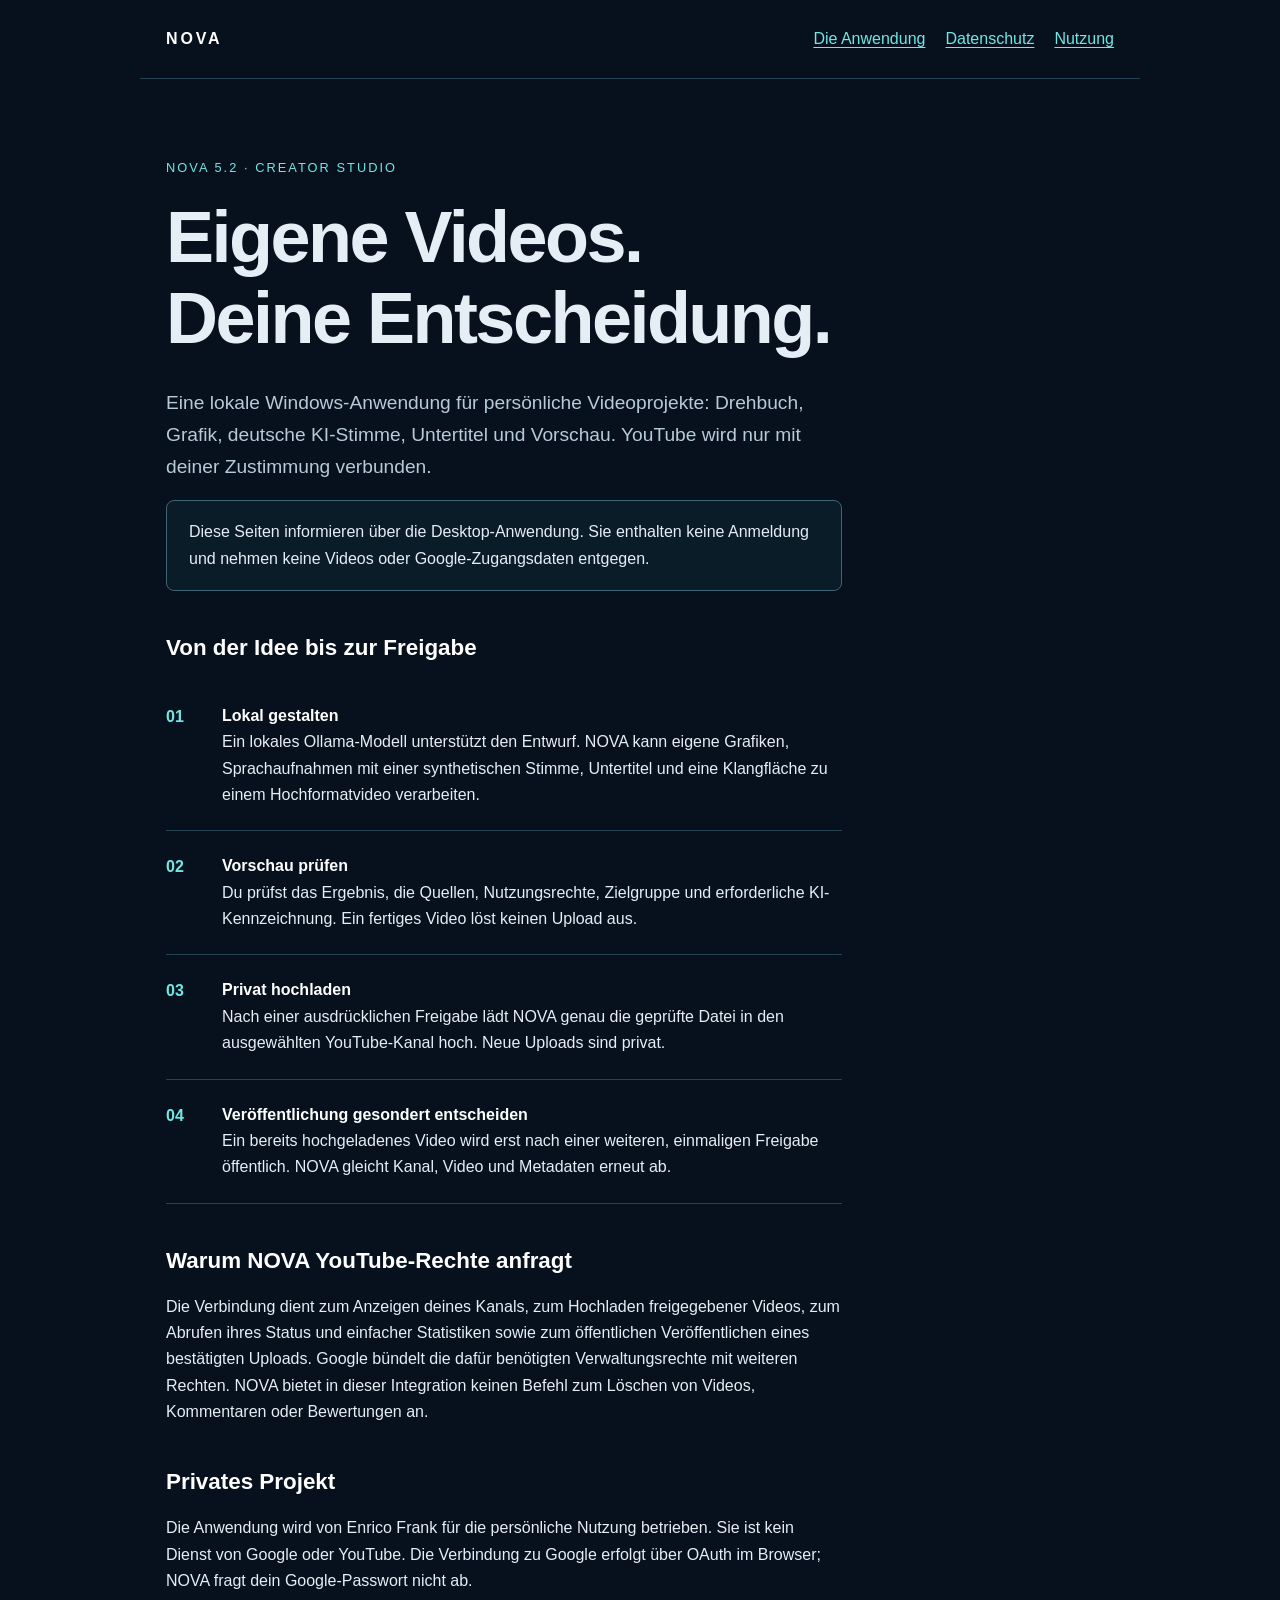
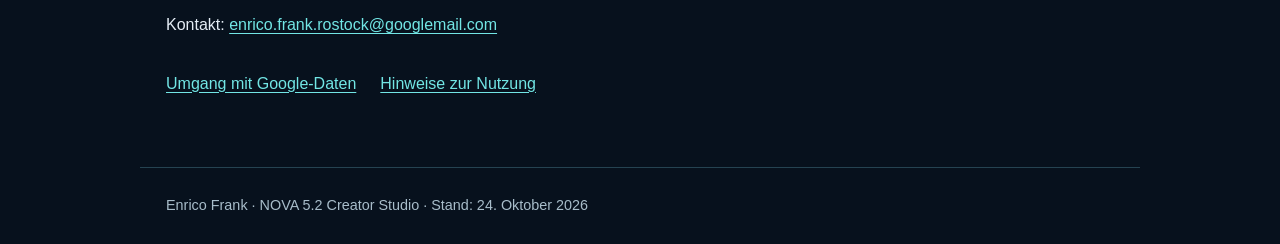
<file: index.html>
<!doctype html><html lang="de"><head><meta charset="utf-8"><meta name="viewport" content="width=device-width,initial-scale=1"><meta name="description" content="NOVA 5.2 Creator Studio: lokale Videoproduktion und einzeln freigegebene YouTube-Uploads und Veröffentlichungen."><title>NOVA 5.2 Creator Studio</title><link rel="stylesheet" href="style.css"><meta name="google-site-verification" content="nm77UiY1ROLnrh1ZBrKeau5gbs2dOHN59fKpWbTccts" /></head><body>
<header><a class="brand" href="index.html">NOVA</a><nav aria-label="Hauptnavigation"><a href="index.html" aria-current="page">Die Anwendung</a><a href="datenschutz.html">Datenschutz</a><a href="nutzung.html">Nutzung</a></nav></header>
<main><p class="eyebrow">NOVA 5.2 · Creator Studio</p><h1>Eigene Videos.<br>Deine Entscheidung.</h1><p class="intro">Eine lokale Windows-Anwendung für persönliche Videoprojekte: Drehbuch, Grafik, deutsche KI-Stimme, Untertitel und Vorschau. YouTube wird nur mit deiner Zustimmung verbunden.</p>
<p class="notice">Diese Seiten informieren über die Desktop-Anwendung. Sie enthalten keine Anmeldung und nehmen keine Videos oder Google-Zugangsdaten entgegen.</p>
<h2>Von der Idee bis zur Freigabe</h2><ol class="steps"><li><strong>Lokal gestalten</strong>Ein lokales Ollama-Modell unterstützt den Entwurf. NOVA kann eigene Grafiken, Sprachaufnahmen mit einer synthetischen Stimme, Untertitel und eine Klangfläche zu einem Hochformatvideo verarbeiten.</li><li><strong>Vorschau prüfen</strong>Du prüfst das Ergebnis, die Quellen, Nutzungsrechte, Zielgruppe und erforderliche KI-Kennzeichnung. Ein fertiges Video löst keinen Upload aus.</li><li><strong>Privat hochladen</strong>Nach einer ausdrücklichen Freigabe lädt NOVA genau die geprüfte Datei in den ausgewählten YouTube-Kanal hoch. Neue Uploads sind privat.</li><li><strong>Veröffentlichung gesondert entscheiden</strong>Ein bereits hochgeladenes Video wird erst nach einer weiteren, einmaligen Freigabe öffentlich. NOVA gleicht Kanal, Video und Metadaten erneut ab.</li></ol>
<h2>Warum NOVA YouTube-Rechte anfragt</h2><p>Die Verbindung dient zum Anzeigen deines Kanals, zum Hochladen freigegebener Videos, zum Abrufen ihres Status und einfacher Statistiken sowie zum öffentlichen Veröffentlichen eines bestätigten Uploads. Google bündelt die dafür benötigten Verwaltungsrechte mit weiteren Rechten. NOVA bietet in dieser Integration keinen Befehl zum Löschen von Videos, Kommentaren oder Bewertungen an.</p>
<h2>Privates Projekt</h2><p>Die Anwendung wird von Enrico Frank für die persönliche Nutzung betrieben. Sie ist kein Dienst von Google oder YouTube. Die Verbindung zu Google erfolgt über OAuth im Browser; NOVA fragt dein Google-Passwort nicht ab.</p><p>Kontakt: <a href="mailto:enrico.frank.rostock@googlemail.com">enrico.frank.rostock@googlemail.com</a></p><div class="links"><a href="datenschutz.html">Umgang mit Google-Daten</a><a href="nutzung.html">Hinweise zur Nutzung</a></div></main>
<footer>Enrico Frank · NOVA 5.2 Creator Studio · Stand: 24. Oktober 2026</footer></body></html>
</file>
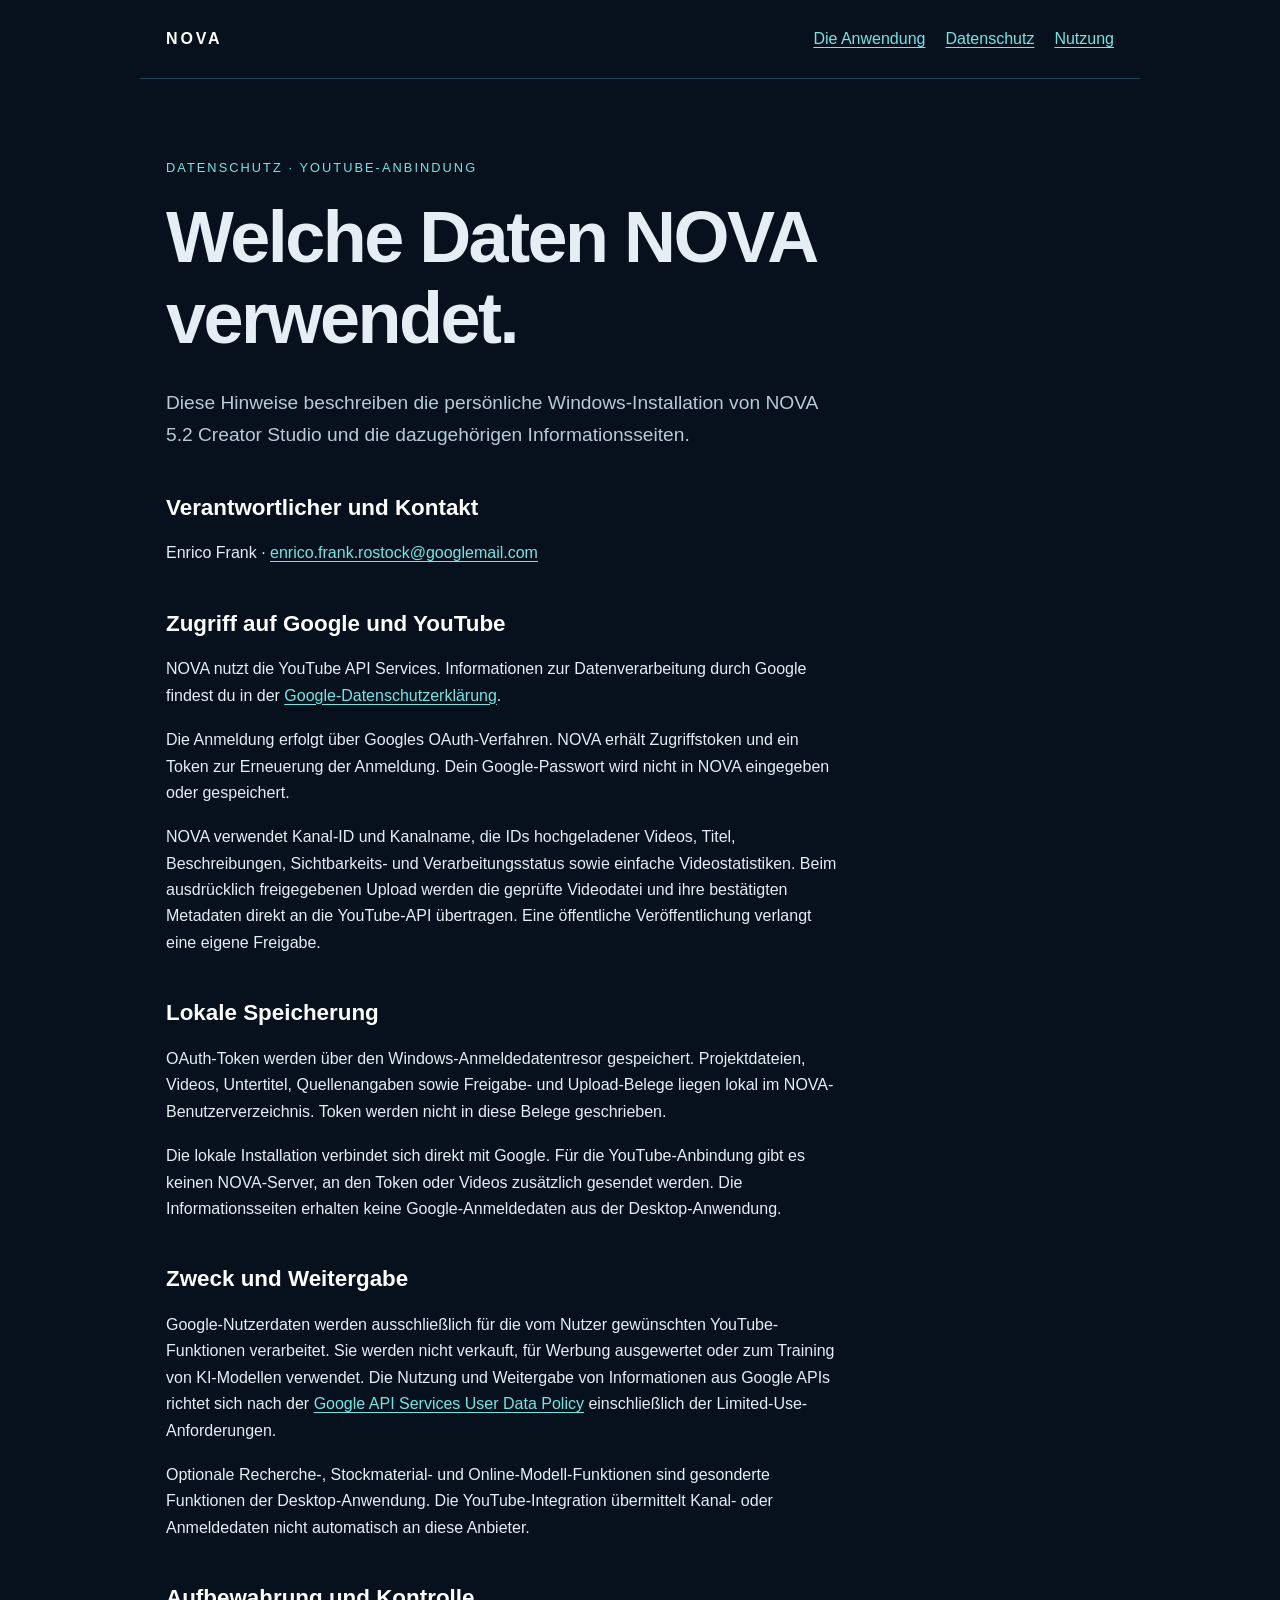
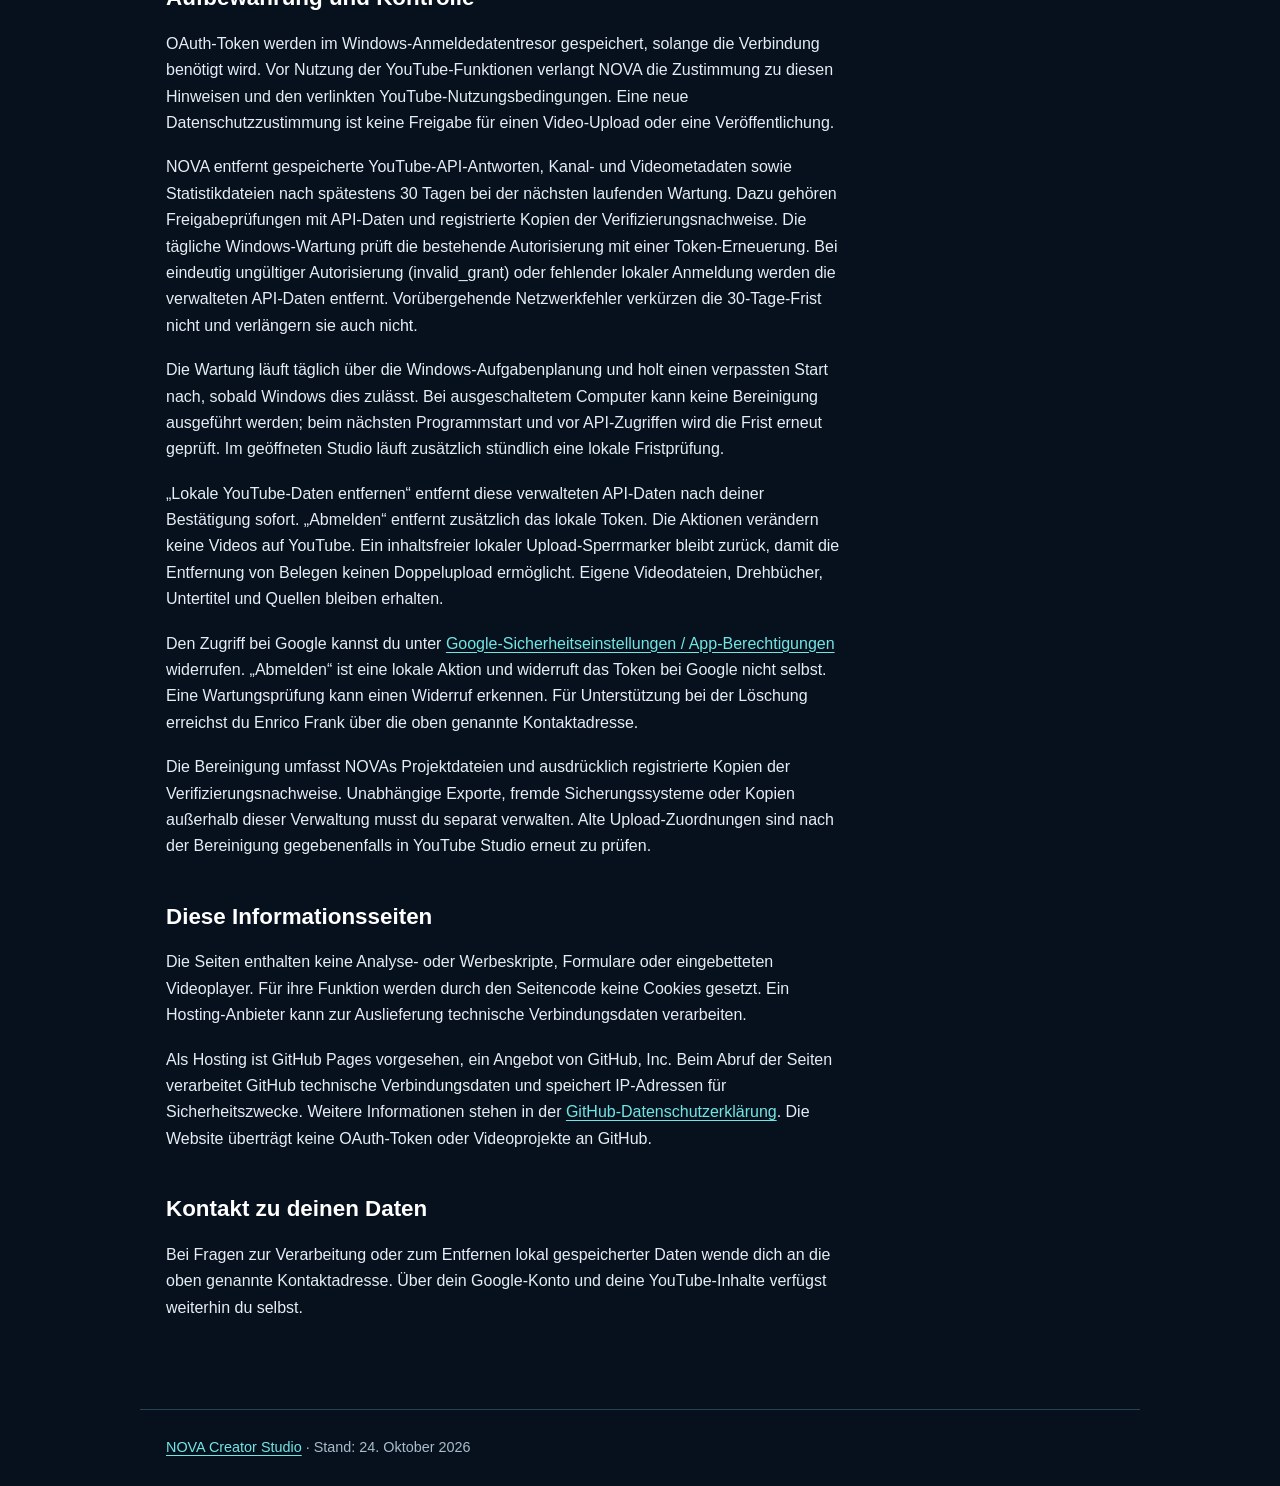
<file: datenschutz.html>
<!doctype html><html lang="de"><head><meta charset="utf-8"><meta name="viewport" content="width=device-width,initial-scale=1"><meta name="description" content="Wie NOVA 5.2 Creator Studio Google- und YouTube-Daten abruft, lokal speichert und nach Freigabe verwendet."><title>Datenschutzhinweise · NOVA Creator Studio</title><link rel="stylesheet" href="style.css"></head><body>
<header><a class="brand" href="index.html">NOVA</a><nav aria-label="Hauptnavigation"><a href="index.html">Die Anwendung</a><a href="datenschutz.html" aria-current="page">Datenschutz</a><a href="nutzung.html">Nutzung</a></nav></header>
<main><p class="eyebrow">Datenschutz · YouTube-Anbindung</p><h1>Welche Daten NOVA verwendet.</h1><p class="intro">Diese Hinweise beschreiben die persönliche Windows-Installation von NOVA 5.2 Creator Studio und die dazugehörigen Informationsseiten.</p>
<h2>Verantwortlicher und Kontakt</h2><p>Enrico Frank · <a href="mailto:enrico.frank.rostock@googlemail.com">enrico.frank.rostock@googlemail.com</a></p>
<h2>Zugriff auf Google und YouTube</h2><p>NOVA nutzt die YouTube API Services. Informationen zur Datenverarbeitung durch Google findest du in der <a href="https://policies.google.com/privacy">Google-Datenschutzerklärung</a>.</p><p>Die Anmeldung erfolgt über Googles OAuth-Verfahren. NOVA erhält Zugriffstoken und ein Token zur Erneuerung der Anmeldung. Dein Google-Passwort wird nicht in NOVA eingegeben oder gespeichert.</p><p>NOVA verwendet Kanal-ID und Kanalname, die IDs hochgeladener Videos, Titel, Beschreibungen, Sichtbarkeits- und Verarbeitungsstatus sowie einfache Videostatistiken. Beim ausdrücklich freigegebenen Upload werden die geprüfte Videodatei und ihre bestätigten Metadaten direkt an die YouTube-API übertragen. Eine öffentliche Veröffentlichung verlangt eine eigene Freigabe.</p>
<h2>Lokale Speicherung</h2><p>OAuth-Token werden über den Windows-Anmeldedatentresor gespeichert. Projektdateien, Videos, Untertitel, Quellenangaben sowie Freigabe- und Upload-Belege liegen lokal im NOVA-Benutzerverzeichnis. Token werden nicht in diese Belege geschrieben.</p><p>Die lokale Installation verbindet sich direkt mit Google. Für die YouTube-Anbindung gibt es keinen NOVA-Server, an den Token oder Videos zusätzlich gesendet werden. Die Informationsseiten erhalten keine Google-Anmeldedaten aus der Desktop-Anwendung.</p>
<h2>Zweck und Weitergabe</h2><p>Google-Nutzerdaten werden ausschließlich für die vom Nutzer gewünschten YouTube-Funktionen verarbeitet. Sie werden nicht verkauft, für Werbung ausgewertet oder zum Training von KI-Modellen verwendet. Die Nutzung und Weitergabe von Informationen aus Google APIs richtet sich nach der <a href="https://developers.google.com/terms/api-services-user-data-policy">Google API Services User Data Policy</a> einschließlich der Limited-Use-Anforderungen.</p><p>Optionale Recherche-, Stockmaterial- und Online-Modell-Funktionen sind gesonderte Funktionen der Desktop-Anwendung. Die YouTube-Integration übermittelt Kanal- oder Anmeldedaten nicht automatisch an diese Anbieter.</p>
<h2>Aufbewahrung und Kontrolle</h2><p>OAuth-Token werden im Windows-Anmeldedatentresor gespeichert, solange die Verbindung benötigt wird. Vor Nutzung der YouTube-Funktionen verlangt NOVA die Zustimmung zu diesen Hinweisen und den verlinkten YouTube-Nutzungsbedingungen. Eine neue Datenschutzzustimmung ist keine Freigabe für einen Video-Upload oder eine Veröffentlichung.</p>
<p>NOVA entfernt gespeicherte YouTube-API-Antworten, Kanal- und Videometadaten sowie Statistikdateien nach spätestens 30 Tagen bei der nächsten laufenden Wartung. Dazu gehören Freigabeprüfungen mit API-Daten und registrierte Kopien der Verifizierungsnachweise. Die tägliche Windows-Wartung prüft die bestehende Autorisierung mit einer Token-Erneuerung. Bei eindeutig ungültiger Autorisierung (invalid_grant) oder fehlender lokaler Anmeldung werden die verwalteten API-Daten entfernt. Vorübergehende Netzwerkfehler verkürzen die 30-Tage-Frist nicht und verlängern sie auch nicht.</p>
<p>Die Wartung läuft täglich über die Windows-Aufgabenplanung und holt einen verpassten Start nach, sobald Windows dies zulässt. Bei ausgeschaltetem Computer kann keine Bereinigung ausgeführt werden; beim nächsten Programmstart und vor API-Zugriffen wird die Frist erneut geprüft. Im geöffneten Studio läuft zusätzlich stündlich eine lokale Fristprüfung.</p>
<p>„Lokale YouTube-Daten entfernen“ entfernt diese verwalteten API-Daten nach deiner Bestätigung sofort. „Abmelden“ entfernt zusätzlich das lokale Token. Die Aktionen verändern keine Videos auf YouTube. Ein inhaltsfreier lokaler Upload-Sperrmarker bleibt zurück, damit die Entfernung von Belegen keinen Doppelupload ermöglicht. Eigene Videodateien, Drehbücher, Untertitel und Quellen bleiben erhalten.</p>
<p>Den Zugriff bei Google kannst du unter <a href="https://security.google.com/settings/security/permissions">Google-Sicherheitseinstellungen / App-Berechtigungen</a> widerrufen. „Abmelden“ ist eine lokale Aktion und widerruft das Token bei Google nicht selbst. Eine Wartungsprüfung kann einen Widerruf erkennen. Für Unterstützung bei der Löschung erreichst du Enrico Frank über die oben genannte Kontaktadresse.</p>
<p>Die Bereinigung umfasst NOVAs Projektdateien und ausdrücklich registrierte Kopien der Verifizierungsnachweise. Unabhängige Exporte, fremde Sicherungssysteme oder Kopien außerhalb dieser Verwaltung musst du separat verwalten. Alte Upload-Zuordnungen sind nach der Bereinigung gegebenenfalls in YouTube Studio erneut zu prüfen.</p><h2>Diese Informationsseiten</h2><p>Die Seiten enthalten keine Analyse- oder Werbeskripte, Formulare oder eingebetteten Videoplayer. Für ihre Funktion werden durch den Seitencode keine Cookies gesetzt. Ein Hosting-Anbieter kann zur Auslieferung technische Verbindungsdaten verarbeiten.</p><p>Als Hosting ist GitHub Pages vorgesehen, ein Angebot von GitHub, Inc. Beim Abruf der Seiten verarbeitet GitHub technische Verbindungsdaten und speichert IP-Adressen für Sicherheitszwecke. Weitere Informationen stehen in der <a href="https://docs.github.com/en/site-policy/privacy-policies/github-general-privacy-statement">GitHub-Datenschutzerklärung</a>. Die Website überträgt keine OAuth-Token oder Videoprojekte an GitHub.</p>
<h2>Kontakt zu deinen Daten</h2><p>Bei Fragen zur Verarbeitung oder zum Entfernen lokal gespeicherter Daten wende dich an die oben genannte Kontaktadresse. Über dein Google-Konto und deine YouTube-Inhalte verfügst weiterhin du selbst.</p></main>
<footer><a href="index.html">NOVA Creator Studio</a> · Stand: 24. Oktober 2026</footer></body></html>
</file>
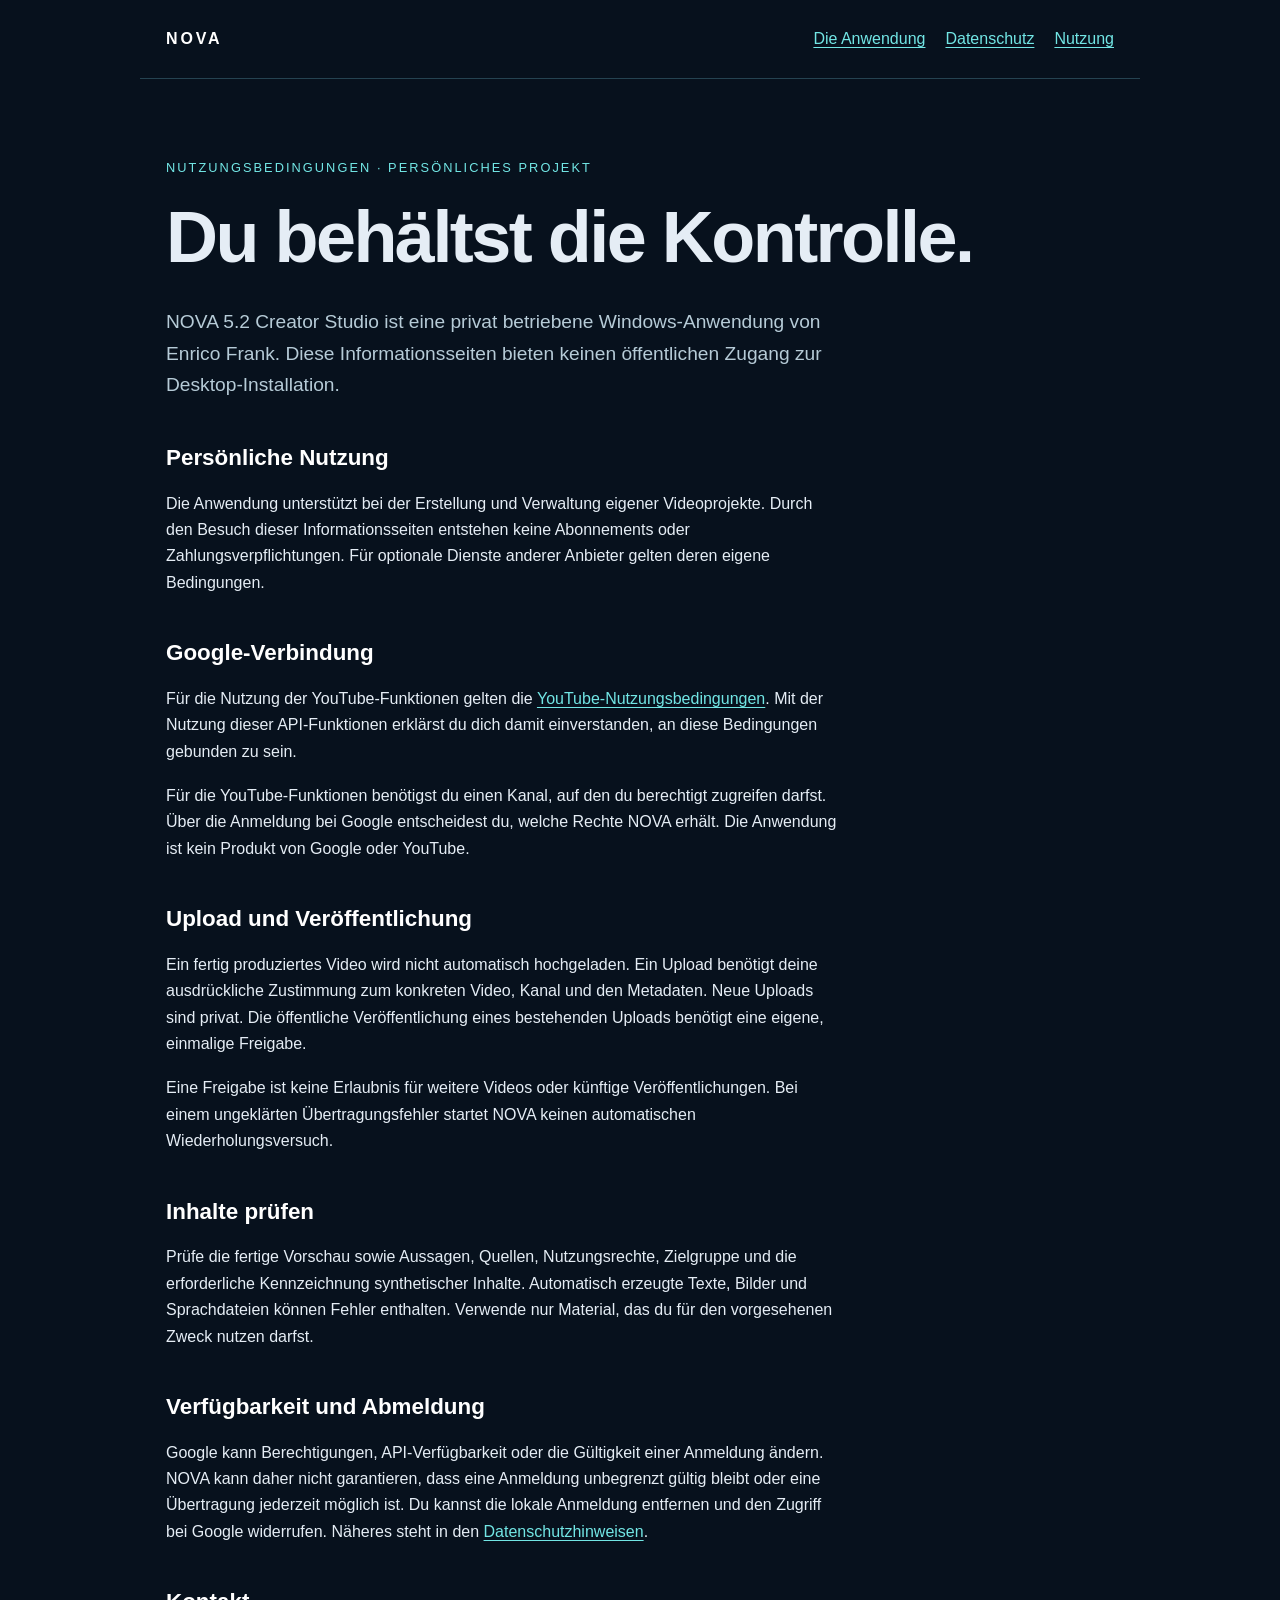
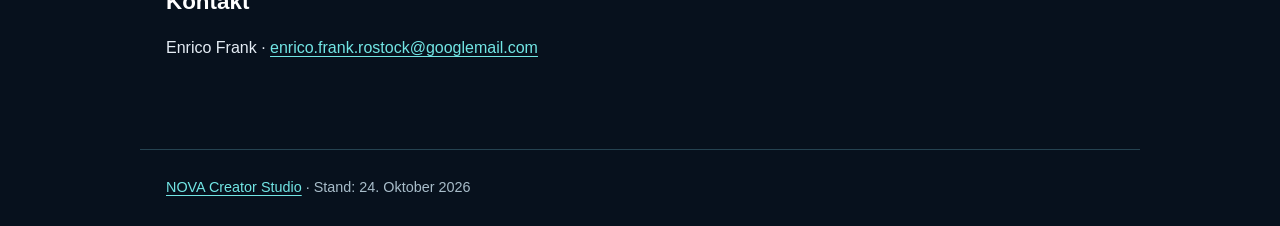
<file: nutzung.html>
<!doctype html><html lang="de"><head><meta charset="utf-8"><meta name="viewport" content="width=device-width,initial-scale=1"><meta name="description" content="Nutzung des privaten NOVA Creator Studio und Freigaben für YouTube-Uploads und öffentliche Veröffentlichungen."><title>Nutzung · NOVA Creator Studio</title><link rel="stylesheet" href="style.css"></head><body>
<header><a class="brand" href="index.html">NOVA</a><nav aria-label="Hauptnavigation"><a href="index.html">Die Anwendung</a><a href="datenschutz.html">Datenschutz</a><a href="nutzung.html" aria-current="page">Nutzung</a></nav></header>
<main><p class="eyebrow">Nutzungsbedingungen · persönliches Projekt</p><h1>Du behältst die Kontrolle.</h1><p class="intro">NOVA 5.2 Creator Studio ist eine privat betriebene Windows-Anwendung von Enrico Frank. Diese Informationsseiten bieten keinen öffentlichen Zugang zur Desktop-Installation.</p>
<h2>Persönliche Nutzung</h2><p>Die Anwendung unterstützt bei der Erstellung und Verwaltung eigener Videoprojekte. Durch den Besuch dieser Informationsseiten entstehen keine Abonnements oder Zahlungsverpflichtungen. Für optionale Dienste anderer Anbieter gelten deren eigene Bedingungen.</p>
<h2>Google-Verbindung</h2><p>Für die Nutzung der YouTube-Funktionen gelten die <a href="https://www.youtube.com/t/terms">YouTube-Nutzungsbedingungen</a>. Mit der Nutzung dieser API-Funktionen erklärst du dich damit einverstanden, an diese Bedingungen gebunden zu sein.</p><p>Für die YouTube-Funktionen benötigst du einen Kanal, auf den du berechtigt zugreifen darfst. Über die Anmeldung bei Google entscheidest du, welche Rechte NOVA erhält. Die Anwendung ist kein Produkt von Google oder YouTube.</p>
<h2>Upload und Veröffentlichung</h2><p>Ein fertig produziertes Video wird nicht automatisch hochgeladen. Ein Upload benötigt deine ausdrückliche Zustimmung zum konkreten Video, Kanal und den Metadaten. Neue Uploads sind privat. Die öffentliche Veröffentlichung eines bestehenden Uploads benötigt eine eigene, einmalige Freigabe.</p><p>Eine Freigabe ist keine Erlaubnis für weitere Videos oder künftige Veröffentlichungen. Bei einem ungeklärten Übertragungsfehler startet NOVA keinen automatischen Wiederholungsversuch.</p>
<h2>Inhalte prüfen</h2><p>Prüfe die fertige Vorschau sowie Aussagen, Quellen, Nutzungsrechte, Zielgruppe und die erforderliche Kennzeichnung synthetischer Inhalte. Automatisch erzeugte Texte, Bilder und Sprachdateien können Fehler enthalten. Verwende nur Material, das du für den vorgesehenen Zweck nutzen darfst.</p>
<h2>Verfügbarkeit und Abmeldung</h2><p>Google kann Berechtigungen, API-Verfügbarkeit oder die Gültigkeit einer Anmeldung ändern. NOVA kann daher nicht garantieren, dass eine Anmeldung unbegrenzt gültig bleibt oder eine Übertragung jederzeit möglich ist. Du kannst die lokale Anmeldung entfernen und den Zugriff bei Google widerrufen. Näheres steht in den <a href="datenschutz.html">Datenschutzhinweisen</a>.</p>
<h2>Kontakt</h2><p>Enrico Frank · <a href="mailto:enrico.frank.rostock@googlemail.com">enrico.frank.rostock@googlemail.com</a></p></main>
<footer><a href="index.html">NOVA Creator Studio</a> · Stand: 24. Oktober 2026</footer></body></html>
</file>
<file: style.css>
:root{color-scheme:dark;font-family:Segoe UI,Arial,sans-serif;background:#07111d;color:#e5edf5;line-height:1.65}*{box-sizing:border-box}body{margin:0}a{color:#72e6e5;text-underline-offset:.2em}a:hover{color:white}a:focus-visible{outline:2px solid #72e6e5;outline-offset:5px}header,main,footer{max-width:1000px;margin:auto;padding:26px}header{display:flex;gap:24px;align-items:center;justify-content:space-between;border-bottom:1px solid #254351}nav{display:flex;gap:20px;flex-wrap:wrap}.brand{font-weight:700;letter-spacing:.18em;text-decoration:none;color:white}main{padding-top:60px;padding-bottom:70px}h1{font-size:clamp(2.2rem,6vw,4.5rem);line-height:1.13;letter-spacing:-.035em;margin:16px 0 28px;max-width:900px}h2{font-size:1.4rem;line-height:1.3;margin-top:42px;color:white}p,li{max-width:76ch}p{margin:18px 0}.eyebrow{color:#72e6e5;font-size:.8rem;letter-spacing:.16em;text-transform:uppercase}.intro{font-size:1.2rem;color:#b6cbd7;max-width:63ch}.notice{padding:18px 22px;border:1px solid #416474;background:#0b1c29;border-radius:8px;max-width:76ch}.steps{list-style:none;padding:0;counter-reset:steps}.steps li{counter-increment:steps;padding:22px 0 22px 56px;position:relative;border-bottom:1px solid #254351}.steps li:before{content:counter(steps,decimal-leading-zero);position:absolute;left:0;top:23px;color:#72e6e5;font-weight:700}.steps strong{display:block;color:white}.links{display:flex;gap:24px;flex-wrap:wrap;margin-top:32px}footer{border-top:1px solid #254351;color:#a8bdca;font-size:.9rem}code{overflow-wrap:anywhere;color:#d3e5f0}small{color:#a8bdca}@media(max-width:650px){header{align-items:flex-start;flex-direction:column;gap:14px}header,main,footer{padding-left:22px;padding-right:22px}main{padding-top:36px}nav{gap:14px;font-size:.9rem}}
</file>
